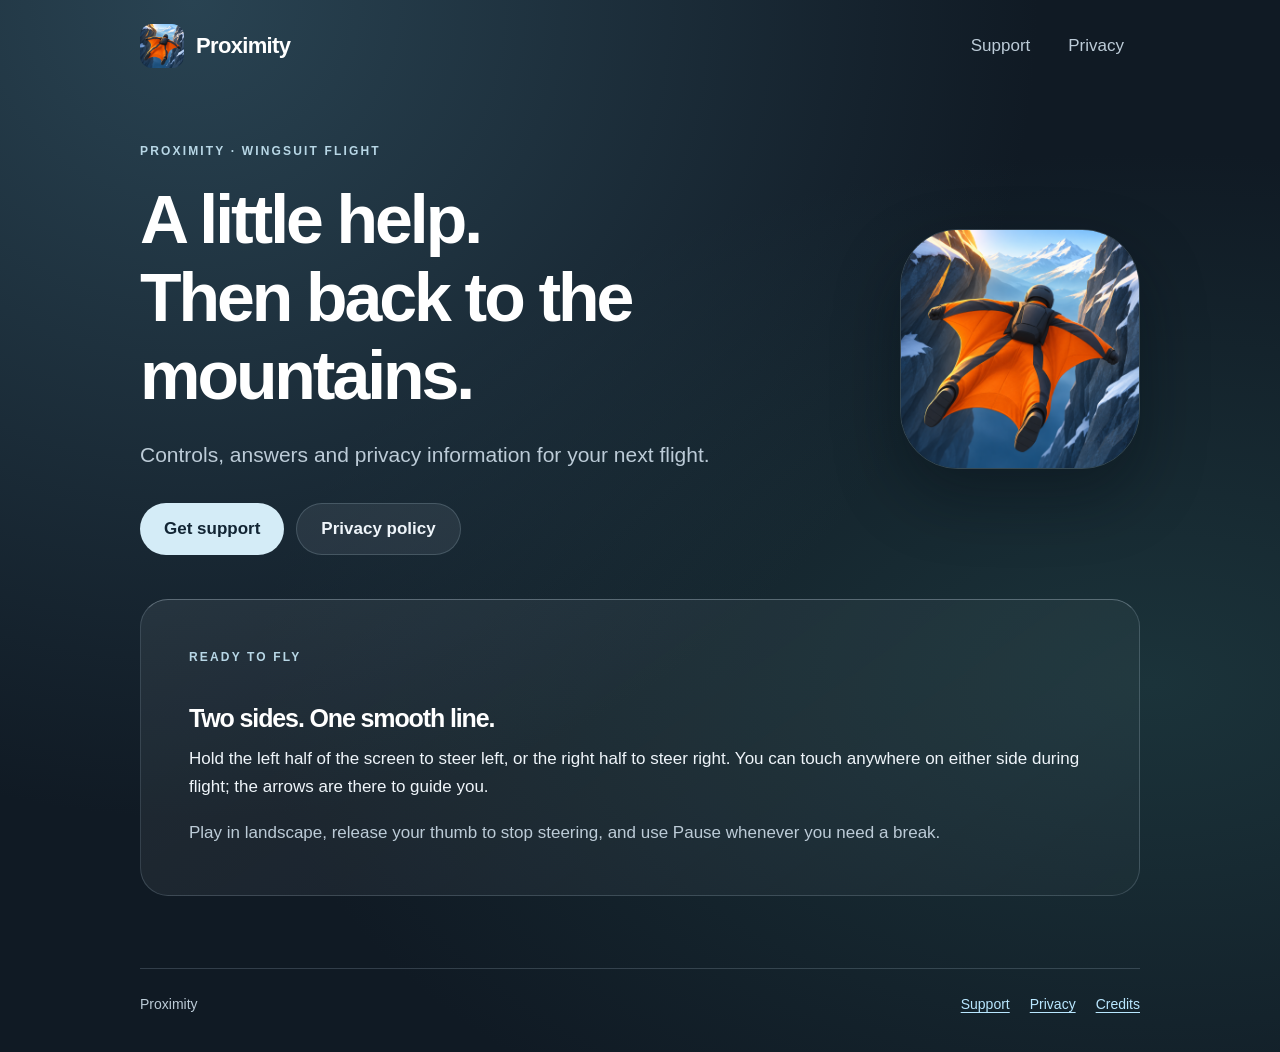
<file: index.html>
<!doctype html>
<html lang="en">
<head>
  <meta charset="utf-8">
  <meta name="viewport" content="width=device-width, initial-scale=1">
  <meta name="description" content="Help, privacy information and credits for Proximity, the wingsuit flying game.">
  <title>Proximity — Player support</title>
  <link rel="icon" href="app-icon.png" type="image/png">
  <link rel="stylesheet" href="styles.css">
</head>
<body>
  <a class="skip-link" href="#main">Skip to content</a>
  <header class="shell site-header">
    <a class="brand" href="index.html"><img src="app-icon.png" alt="" width="44" height="44">Proximity</a>
    <nav aria-label="Main"><a href="support.html">Support</a><a href="privacy.html">Privacy</a></nav>
  </header>
  <main id="main" class="shell">
    <section class="hero" aria-labelledby="intro">
      <div>
        <p class="eyebrow">Proximity · Wingsuit flight</p>
        <h1 id="intro">A little help.<br>Then back to the mountains.</h1>
        <p class="lead">Controls, answers and privacy information for your next flight.</p>
        <div class="actions"><a class="button" href="support.html">Get support</a><a class="button secondary" href="privacy.html">Privacy policy</a></div>
      </div>
      <img class="hero-icon" src="app-icon.png" alt="Proximity wingsuit game artwork" width="240" height="240">
    </section>
    <section class="panel" aria-labelledby="controls">
      <p class="eyebrow">Ready to fly</p>
      <h2 id="controls">Two sides. One smooth line.</h2>
      <p>Hold the left half of the screen to steer left, or the right half to steer right. You can touch anywhere on either side during flight; the arrows are there to guide you.</p>
      <p class="muted">Play in landscape, release your thumb to stop steering, and use Pause whenever you need a break.</p>
    </section>
  </main>
  <footer class="shell site-footer"><span>Proximity</span><div><a href="support.html">Support</a><a href="privacy.html">Privacy</a><a href="credits.html">Credits</a></div></footer>
</body>
</html>
</file>
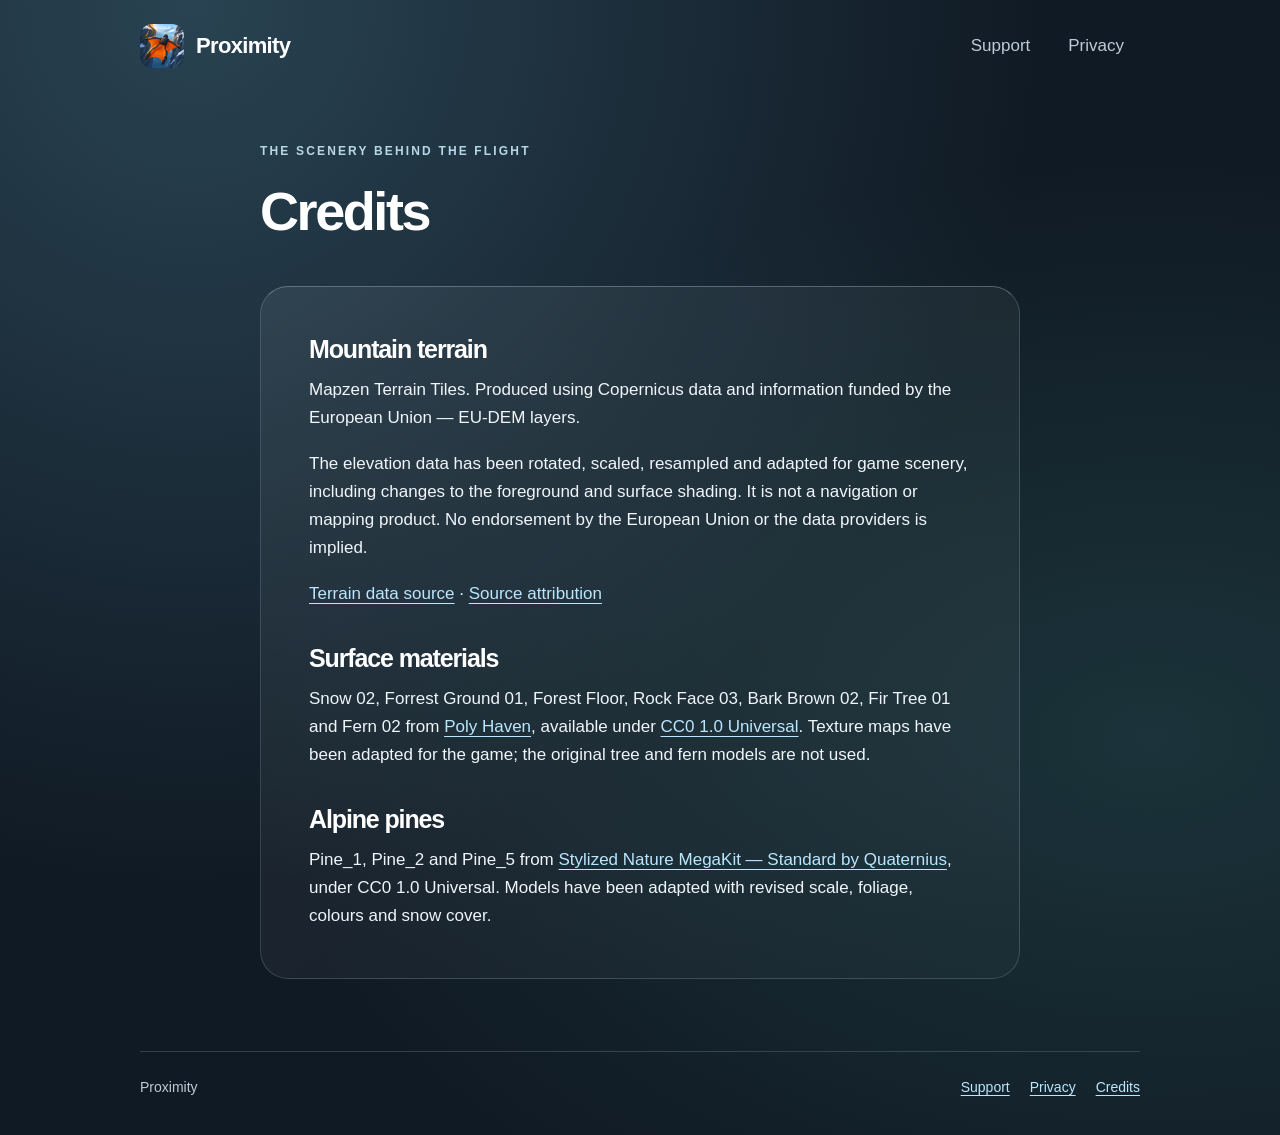
<file: credits.html>
<!doctype html>
<html lang="en">
<head>
  <meta charset="utf-8">
  <meta name="viewport" content="width=device-width, initial-scale=1">
  <meta name="description" content="Scenery, material and terrain credits for Proximity.">
  <title>Credits — Proximity</title>
  <link rel="icon" href="app-icon.png" type="image/png">
  <link rel="stylesheet" href="styles.css">
</head>
<body>
  <a class="skip-link" href="#main">Skip to content</a>
  <header class="shell site-header">
    <a class="brand" href="index.html"><img src="app-icon.png" alt="" width="44" height="44">Proximity</a>
    <nav aria-label="Main"><a href="support.html">Support</a><a href="privacy.html">Privacy</a></nav>
  </header>
  <main id="main" class="shell article">
    <p class="eyebrow">The scenery behind the flight</p>
    <h1>Credits</h1>
    <article class="panel" aria-label="Asset acknowledgements">
      <h2>Mountain terrain</h2>
      <p>Mapzen Terrain Tiles. Produced using Copernicus data and information funded by the European Union — EU-DEM layers.</p>
      <p>The elevation data has been rotated, scaled, resampled and adapted for game scenery, including changes to the foreground and surface shading. It is not a navigation or mapping product. No endorsement by the European Union or the data providers is implied.</p>
      <p><a href="https://registry.opendata.aws/terrain-tiles/">Terrain data source</a> · <a href="https://github.com/tilezen/joerd/blob/master/docs/attribution.md">Source attribution</a></p>
      <h2>Surface materials</h2>
      <p>Snow 02, Forrest Ground 01, Forest Floor, Rock Face 03, Bark Brown 02, Fir Tree 01 and Fern 02 from <a href="https://polyhaven.com/">Poly Haven</a>, available under <a href="https://creativecommons.org/publicdomain/zero/1.0/">CC0 1.0 Universal</a>. Texture maps have been adapted for the game; the original tree and fern models are not used.</p>
      <h2>Alpine pines</h2>
      <p>Pine_1, Pine_2 and Pine_5 from <a href="https://quaternius.com/packs/stylizednaturemegakit.html">Stylized Nature MegaKit — Standard by Quaternius</a>, under CC0 1.0 Universal. Models have been adapted with revised scale, foliage, colours and snow cover.</p>
    </article>
  </main>
  <footer class="shell site-footer"><span>Proximity</span><div><a href="support.html">Support</a><a href="privacy.html">Privacy</a><a href="credits.html" aria-current="page">Credits</a></div></footer>
</body>
</html>
</file>
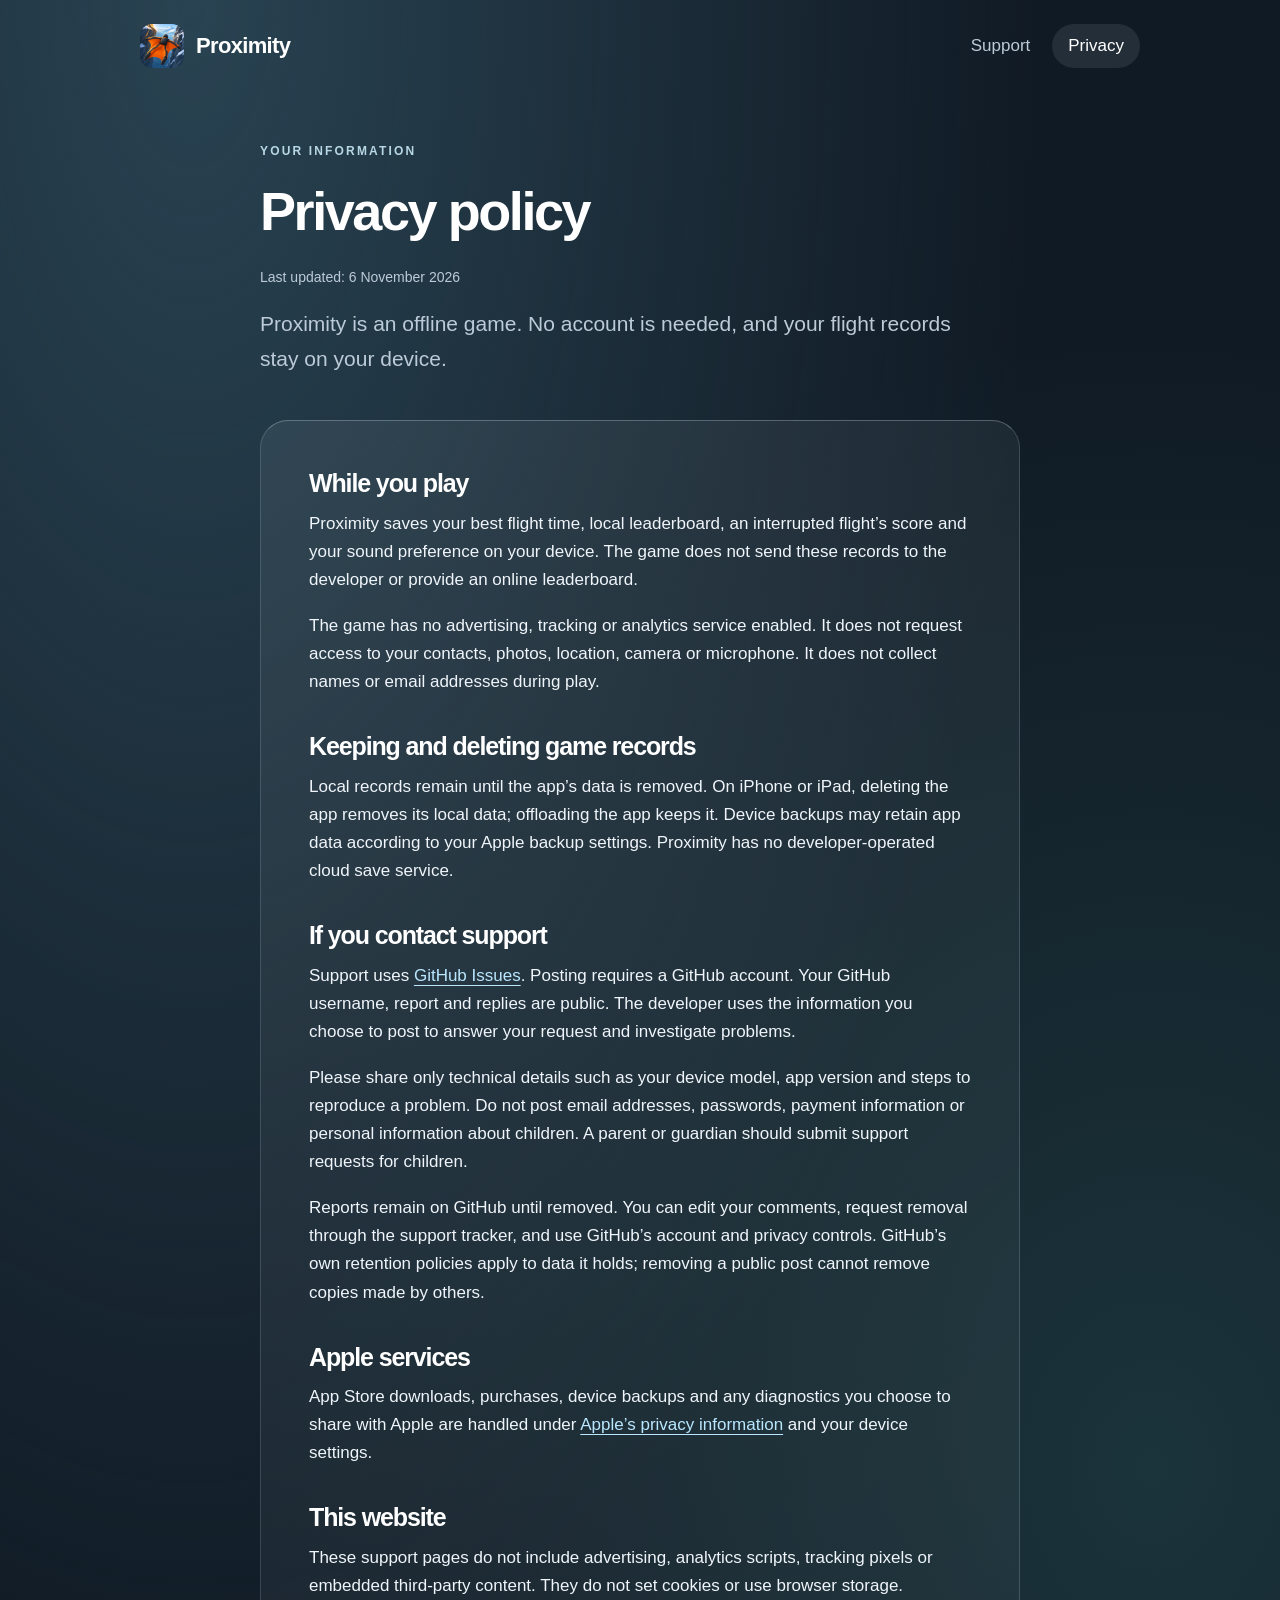
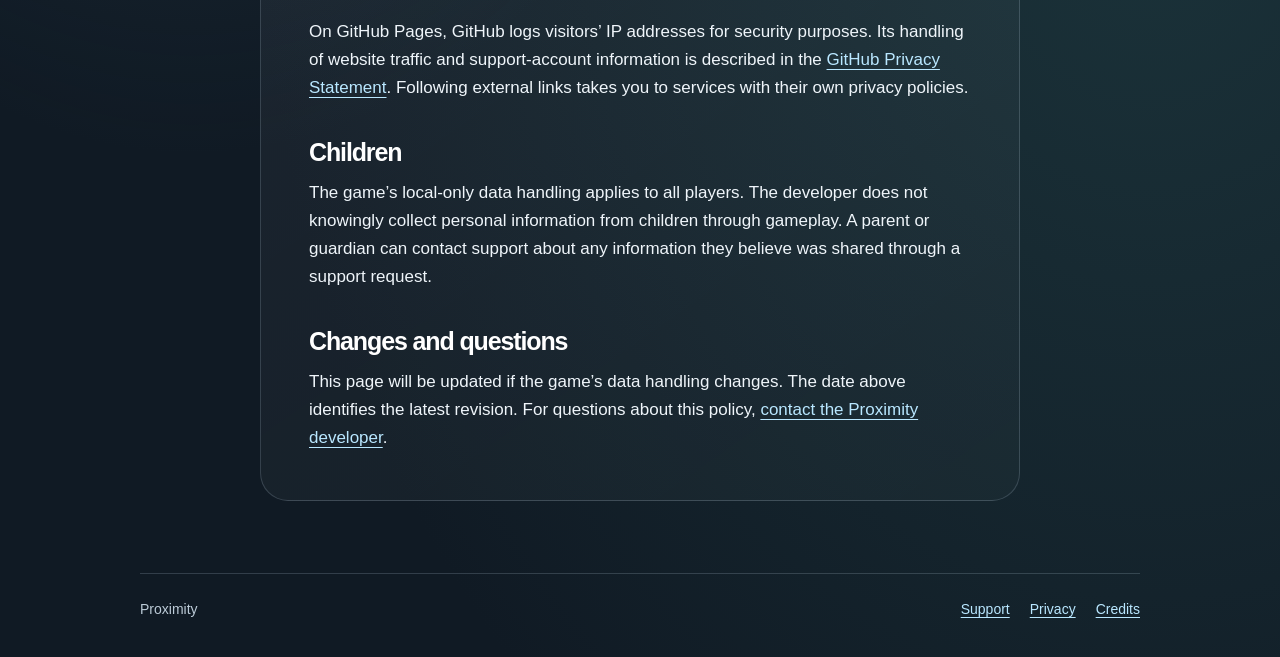
<file: privacy.html>
<!doctype html>
<html lang="en">
<head>
  <meta charset="utf-8">
  <meta name="viewport" content="width=device-width, initial-scale=1">
  <meta name="description" content="How Proximity handles local game records, support requests and visits to this website.">
  <title>Privacy policy — Proximity</title>
  <link rel="icon" href="app-icon.png" type="image/png">
  <link rel="stylesheet" href="styles.css">
</head>
<body>
  <a class="skip-link" href="#main">Skip to content</a>
  <header class="shell site-header">
    <a class="brand" href="index.html"><img src="app-icon.png" alt="" width="44" height="44">Proximity</a>
    <nav aria-label="Main"><a href="support.html">Support</a><a href="privacy.html" aria-current="page">Privacy</a></nav>
  </header>
  <main id="main" class="shell article">
    <p class="eyebrow">Your information</p>
    <h1>Privacy policy</h1>
    <p class="date">Last updated: 6 November 2026</p>
    <p class="lead">Proximity is an offline game. No account is needed, and your flight records stay on your device.</p>
    <article class="panel" aria-label="Privacy details">
      <h2>While you play</h2>
      <p>Proximity saves your best flight time, local leaderboard, an interrupted flight’s score and your sound preference on your device. The game does not send these records to the developer or provide an online leaderboard.</p>
      <p>The game has no advertising, tracking or analytics service enabled. It does not request access to your contacts, photos, location, camera or microphone. It does not collect names or email addresses during play.</p>
      <h2>Keeping and deleting game records</h2>
      <p>Local records remain until the app’s data is removed. On iPhone or iPad, deleting the app removes its local data; offloading the app keeps it. Device backups may retain app data according to your Apple backup settings. Proximity has no developer-operated cloud save service.</p>
      <h2>If you contact support</h2>
      <p>Support uses <a href="https://github.com/Codeiwomple/proximity-support/issues">GitHub Issues</a>. Posting requires a GitHub account. Your GitHub username, report and replies are public. The developer uses the information you choose to post to answer your request and investigate problems.</p>
      <p>Please share only technical details such as your device model, app version and steps to reproduce a problem. Do not post email addresses, passwords, payment information or personal information about children. A parent or guardian should submit support requests for children.</p>
      <p>Reports remain on GitHub until removed. You can edit your comments, request removal through the support tracker, and use GitHub’s account and privacy controls. GitHub’s own retention policies apply to data it holds; removing a public post cannot remove copies made by others.</p>
      <h2>Apple services</h2>
      <p>App Store downloads, purchases, device backups and any diagnostics you choose to share with Apple are handled under <a href="https://www.apple.com/legal/privacy/">Apple’s privacy information</a> and your device settings.</p>
      <h2>This website</h2>
      <p>These support pages do not include advertising, analytics scripts, tracking pixels or embedded third-party content. They do not set cookies or use browser storage.</p>
      <p>On GitHub Pages, GitHub logs visitors’ IP addresses for security purposes. Its handling of website traffic and support-account information is described in the <a href="https://docs.github.com/en/site-policy/privacy-policies/github-general-privacy-statement">GitHub Privacy Statement</a>. Following external links takes you to services with their own privacy policies.</p>
      <h2>Children</h2>
      <p>The game’s local-only data handling applies to all players. The developer does not knowingly collect personal information from children through gameplay. A parent or guardian can contact support about any information they believe was shared through a support request.</p>
      <h2>Changes and questions</h2>
      <p>This page will be updated if the game’s data handling changes. The date above identifies the latest revision. For questions about this policy, <a href="support.html#contact">contact the Proximity developer</a>.</p>
    </article>
  </main>
  <footer class="shell site-footer"><span>Proximity</span><div><a href="support.html">Support</a><a href="privacy.html">Privacy</a><a href="credits.html">Credits</a></div></footer>
</body>
</html>
</file>
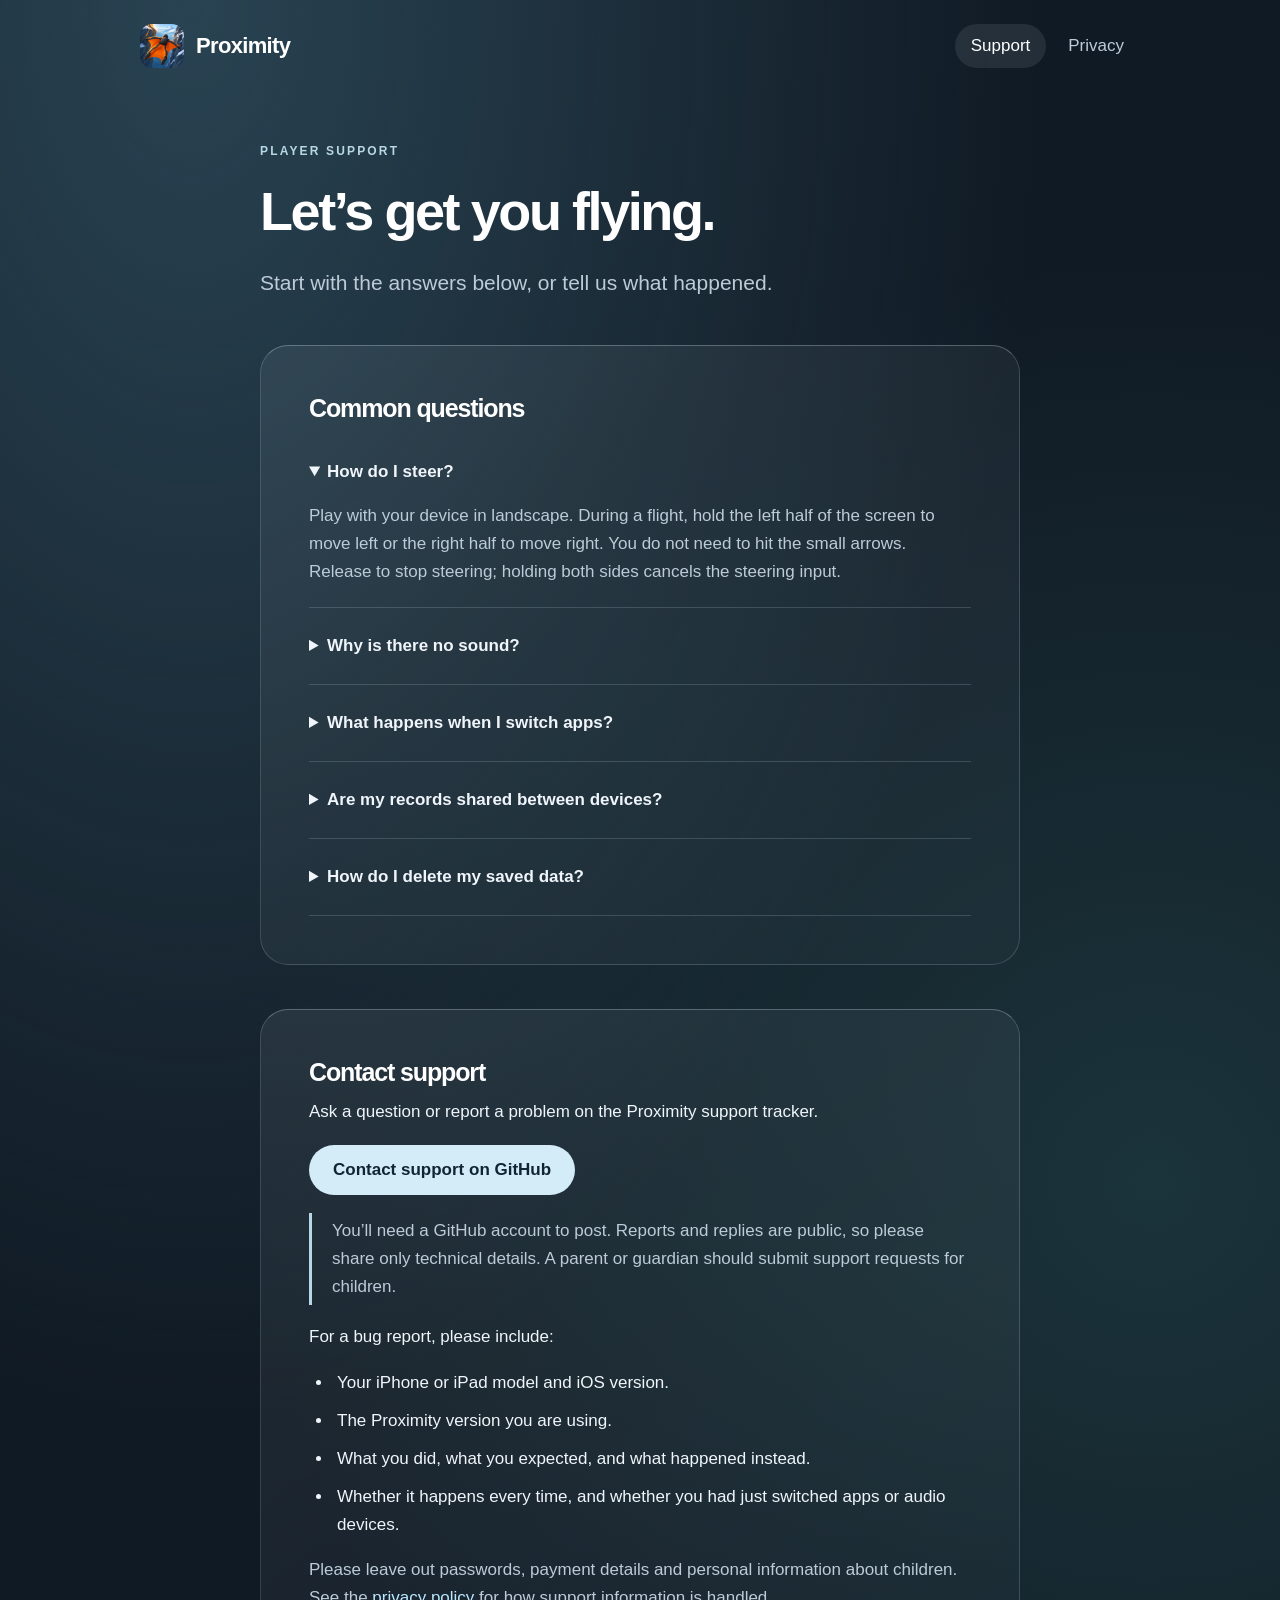
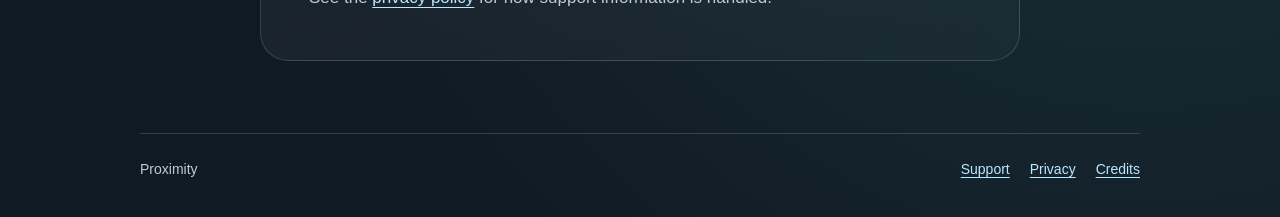
<file: support.html>
<!doctype html>
<html lang="en">
<head>
  <meta charset="utf-8">
  <meta name="viewport" content="width=device-width, initial-scale=1">
  <meta name="description" content="Get help with Proximity controls, sound and saved flight records, or report a problem.">
  <title>Support — Proximity</title>
  <link rel="icon" href="app-icon.png" type="image/png">
  <link rel="stylesheet" href="styles.css">
</head>
<body>
  <a class="skip-link" href="#main">Skip to content</a>
  <header class="shell site-header">
    <a class="brand" href="index.html"><img src="app-icon.png" alt="" width="44" height="44">Proximity</a>
    <nav aria-label="Main"><a href="support.html" aria-current="page">Support</a><a href="privacy.html">Privacy</a></nav>
  </header>
  <main id="main" class="shell article">
    <p class="eyebrow">Player support</p>
    <h1>Let’s get you flying.</h1>
    <p class="lead">Start with the answers below, or tell us what happened.</p>
    <section class="panel" aria-labelledby="answers">
      <h2 id="answers">Common questions</h2>
      <details open><summary>How do I steer?</summary><p>Play with your device in landscape. During a flight, hold the left half of the screen to move left or the right half to move right. You do not need to hit the small arrows. Release to stop steering; holding both sides cancels the steering input.</p></details>
      <details><summary>Why is there no sound?</summary><p>Check that the game shows “Sound on”, raise the media volume and check where audio is being played in Control Centre. Try with Silent Mode off and with headphones disconnected. If it is still silent, please report your device model, iOS version and whether the problem happens immediately or after switching apps.</p></details>
      <details><summary>What happens when I switch apps?</summary><p>The flight pauses when the app is interrupted. Return to the game and choose Resume when you are ready. If the app closes, the interrupted ranked flight’s score can be recovered; the flight itself starts again.</p></details>
      <details><summary>Are my records shared between devices?</summary><p>No. Records and your sound preference are saved locally. There is no online account or cloud leaderboard. Avoid deleting the app while troubleshooting, because that removes local records.</p></details>
      <details><summary>How do I delete my saved data?</summary><p>Deleting the app removes its local records and settings. Offloading it keeps its data. Any device backups are managed separately through your Apple backup settings.</p></details>
    </section>
    <section id="contact" class="panel" aria-labelledby="contact-title">
      <h2 id="contact-title">Contact support</h2>
      <p>Ask a question or report a problem on the Proximity support tracker.</p>
      <p><a class="button" href="https://github.com/Codeiwomple/proximity-support/issues/new?template=support.yml">Contact support on GitHub</a></p>
      <p class="notice">You’ll need a GitHub account to post. Reports and replies are public, so please share only technical details. A parent or guardian should submit support requests for children.</p>
      <p>For a bug report, please include:</p>
      <ul><li>Your iPhone or iPad model and iOS version.</li><li>The Proximity version you are using.</li><li>What you did, what you expected, and what happened instead.</li><li>Whether it happens every time, and whether you had just switched apps or audio devices.</li></ul>
      <p class="muted">Please leave out passwords, payment details and personal information about children. See the <a href="privacy.html">privacy policy</a> for how support information is handled.</p>
    </section>
  </main>
  <footer class="shell site-footer"><span>Proximity</span><div><a href="support.html">Support</a><a href="privacy.html">Privacy</a><a href="credits.html">Credits</a></div></footer>
</body>
</html>
</file>
<file: styles.css>
:root {
  color-scheme: dark;
  font-family: -apple-system, BlinkMacSystemFont, "Segoe UI", sans-serif;
  color: #eff5fa;
  background: #101a24;
  font-synthesis: none;
  --muted: #bccbd7;
  --line: rgba(203, 225, 241, .18);
}
* { box-sizing: border-box; }
body {
  margin: 0;
  min-height: 100vh;
  background: radial-gradient(ellipse at 15% 0%, #294352 0, transparent 55%),
              radial-gradient(ellipse at 90% 65%, #1b333a 0, transparent 55%);
  font-size: 17px;
  line-height: 1.65;
}
a { color: #b9e7ff; text-underline-offset: .22em; }
a:hover { color: #fff; }
a:focus-visible, summary:focus-visible { outline: 3px solid #b9e7ff; outline-offset: 5px; }
.skip-link { position: absolute; left: 16px; top: -100px; padding: 12px; background: #101a24; z-index: 2; }
.skip-link:focus { top: 12px; }
.shell { width: min(100% - 40px, 1000px); margin-inline: auto; }
.site-header { display: flex; justify-content: space-between; align-items: center; gap: 20px; padding-block: 24px; }
.brand { display: flex; align-items: center; gap: 12px; color: #fff; text-decoration: none; font-weight: 650; letter-spacing: -.03em; font-size: 22px; }
.brand img { border-radius: 12px; width: 44px; height: 44px; }
nav { display: flex; flex-wrap: wrap; gap: 6px; }
nav a { display: inline-flex; align-items: center; min-height: 44px; padding: 8px 16px; border-radius: 999px; text-decoration: none; color: var(--muted); }
nav a:hover, nav a[aria-current="page"] { color: #fff; background: rgba(226, 241, 255, .09); }
main { padding-block: 50px 72px; }
.eyebrow { color: #b8d7e6; text-transform: uppercase; letter-spacing: .18em; font-size: 12px; font-weight: 650; }
h1, h2, h3 { color: #fff; line-height: 1.15; font-weight: 600; letter-spacing: -.045em; text-wrap: balance; }
h1 { font-size: clamp(36px, 7vw, 68px); margin: 12px 0 24px; }
h2 { font-size: 25px; margin: 36px 0 12px; }
h3 { font-size: 20px; }
p { margin: 0 0 18px; }
.lead { color: var(--muted); font-size: 21px; max-width: 34em; }
.hero { display: grid; grid-template-columns: 1fr 240px; gap: 56px; align-items: center; }
.hero-icon { width: 100%; border-radius: 24%; box-shadow: 0 28px 64px #060c1466; border: 1px solid var(--line); }
.actions { display: flex; flex-wrap: wrap; gap: 12px; margin-top: 30px; }
.button { display: inline-flex; align-items: center; justify-content: center; min-height: 48px; border-radius: 999px; padding: 11px 24px; color: #122534; background: #d4ecf7; text-decoration: none; font-weight: 600; }
.button:hover { color: #101a24; background: #fff; }
.button.secondary { color: #eff5fa; background: rgba(224, 240, 255, .08); border: 1px solid var(--line); }
.panel { border: 1px solid var(--line); border-top-color: rgba(225, 241, 255, .3); border-radius: 28px; background: linear-gradient(145deg, rgba(235, 248, 255, .075), rgba(235, 248, 255, .025)); padding: clamp(24px, 5vw, 48px); margin-top: 44px; }
.panel > :first-child { margin-top: 0; }
.panel > :last-child { margin-bottom: 0; }
.article { max-width: 760px; }
.article h1 { font-size: clamp(36px, 6vw, 54px); }
.article ul, .article ol { padding-left: 24px; }
.article li { padding-left: 4px; margin-bottom: 10px; }
.muted, .date { color: var(--muted); }
.date { font-size: 14px; }
.notice { border-left: 3px solid #b8d7e6; padding: 4px 0 4px 20px; color: var(--muted); }
details { padding-block: 20px; border-bottom: 1px solid var(--line); }
summary { cursor: pointer; font-weight: 600; padding: 4px 0; }
details p { margin: 12px 0 0; color: var(--muted); }
.site-footer { border-top: 1px solid var(--line); padding-block: 24px 36px; display: flex; justify-content: space-between; flex-wrap: wrap; gap: 16px; font-size: 14px; color: var(--muted); }
.site-footer div { display: flex; gap: 20px; }
@media (max-width: 650px) {
  .site-header { flex-wrap: wrap; gap: 12px; padding-top: 20px; }
  nav a { padding-inline: 12px; }
  main { padding-top: 28px; }
  .hero { grid-template-columns: 1fr; gap: 28px; }
  .hero-icon { width: 132px; grid-row: 1; }
  .lead { font-size: 19px; }
  .panel { margin-top: 32px; border-radius: 24px; }
}
</file>
